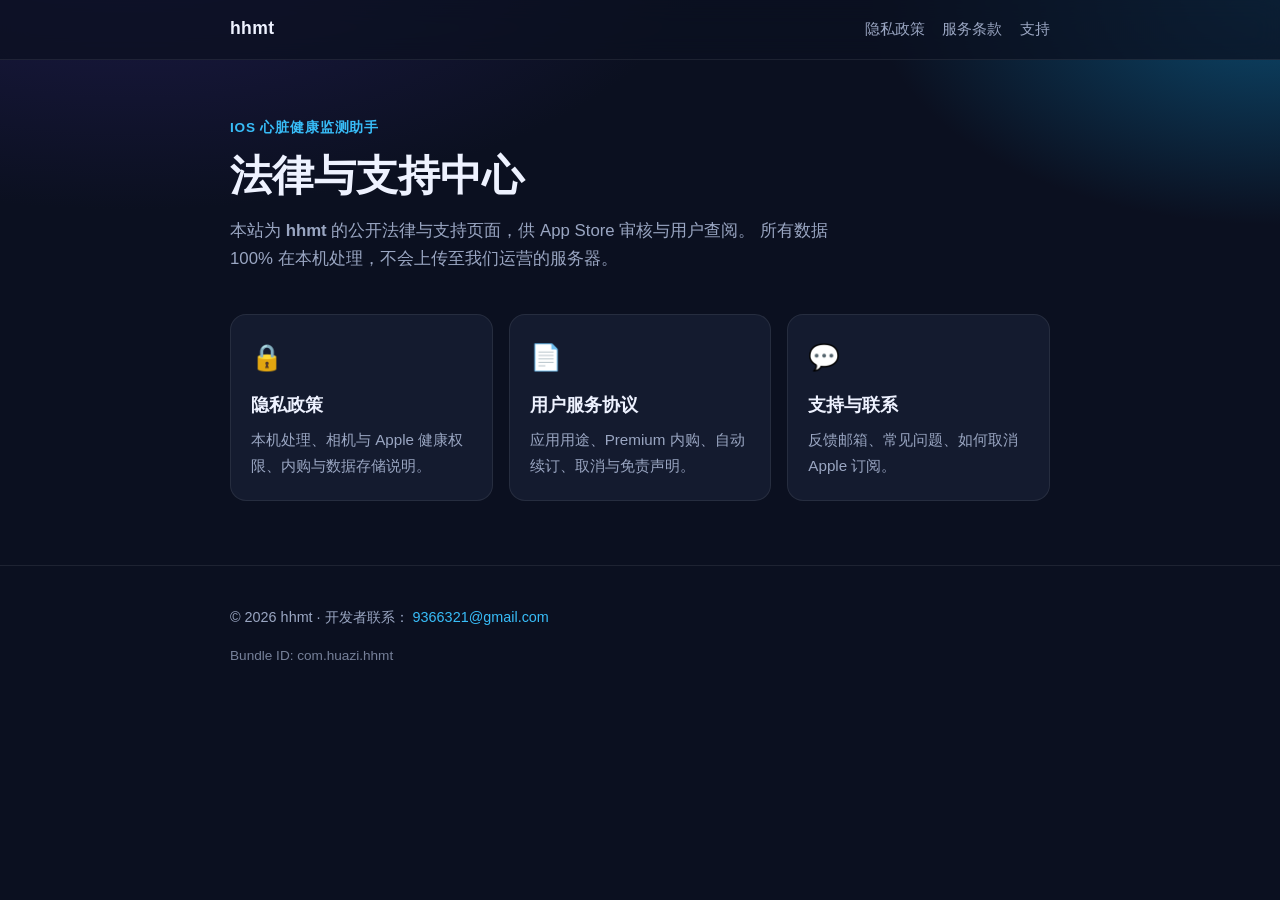
<file: index.html>
<!DOCTYPE html>
<html lang="zh-Hans">
<head>
  <meta charset="utf-8" />
  <meta name="viewport" content="width=device-width, initial-scale=1" />
  <title>hhmt · 法律与支持</title>
  <meta name="description" content="hhmt 隐私政策、用户服务协议与支持信息" />
  <link rel="stylesheet" href="assets/styles.css" />
  <link rel="icon" href="data:image/svg+xml,<svg xmlns='http://www.w3.org/2000/svg' viewBox='0 0 100 100'><text y='.9em' font-size='90'>💓</text></svg>" />
</head>
<body>
  <header class="site-header">
    <div class="wrap">
      <a class="brand" href="index.html">hhmt</a>
      <nav>
        <a href="privacy/">隐私政策</a>
        <a href="terms/">服务条款</a>
        <a href="support/">支持</a>
      </nav>
    </div>
  </header>

  <main class="wrap hero">
    <p class="eyebrow">iOS 心脏健康监测助手</p>
    <h1>法律与支持中心</h1>
    <p class="lead">
      本站为 <strong>hhmt</strong> 的公开法律与支持页面，供 App Store 审核与用户查阅。
      所有数据 100% 在本机处理，不会上传至我们运营的服务器。
    </p>
    <div class="card-grid">
      <a class="card" href="privacy/">
        <span class="card-icon">🔒</span>
        <h2>隐私政策</h2>
        <p>本机处理、相机与 Apple 健康权限、内购与数据存储说明。</p>
      </a>
      <a class="card" href="terms/">
        <span class="card-icon">📄</span>
        <h2>用户服务协议</h2>
        <p>应用用途、Premium 内购、自动续订、取消与免责声明。</p>
      </a>
      <a class="card" href="support/">
        <span class="card-icon">💬</span>
        <h2>支持与联系</h2>
        <p>反馈邮箱、常见问题、如何取消 Apple 订阅。</p>
      </a>
    </div>
  </main>

  <footer class="site-footer">
    <div class="wrap">
      <p>© <span id="y"></span> hhmt · 开发者联系：
        <a href="mailto:9366321@gmail.com">9366321@gmail.com</a>
      </p>
      <p class="muted">Bundle ID: com.huazi.hhmt</p>
    </div>
  </footer>
  <script>document.getElementById('y').textContent = new Date().getFullYear()</script>
</body>
</html>
</file>
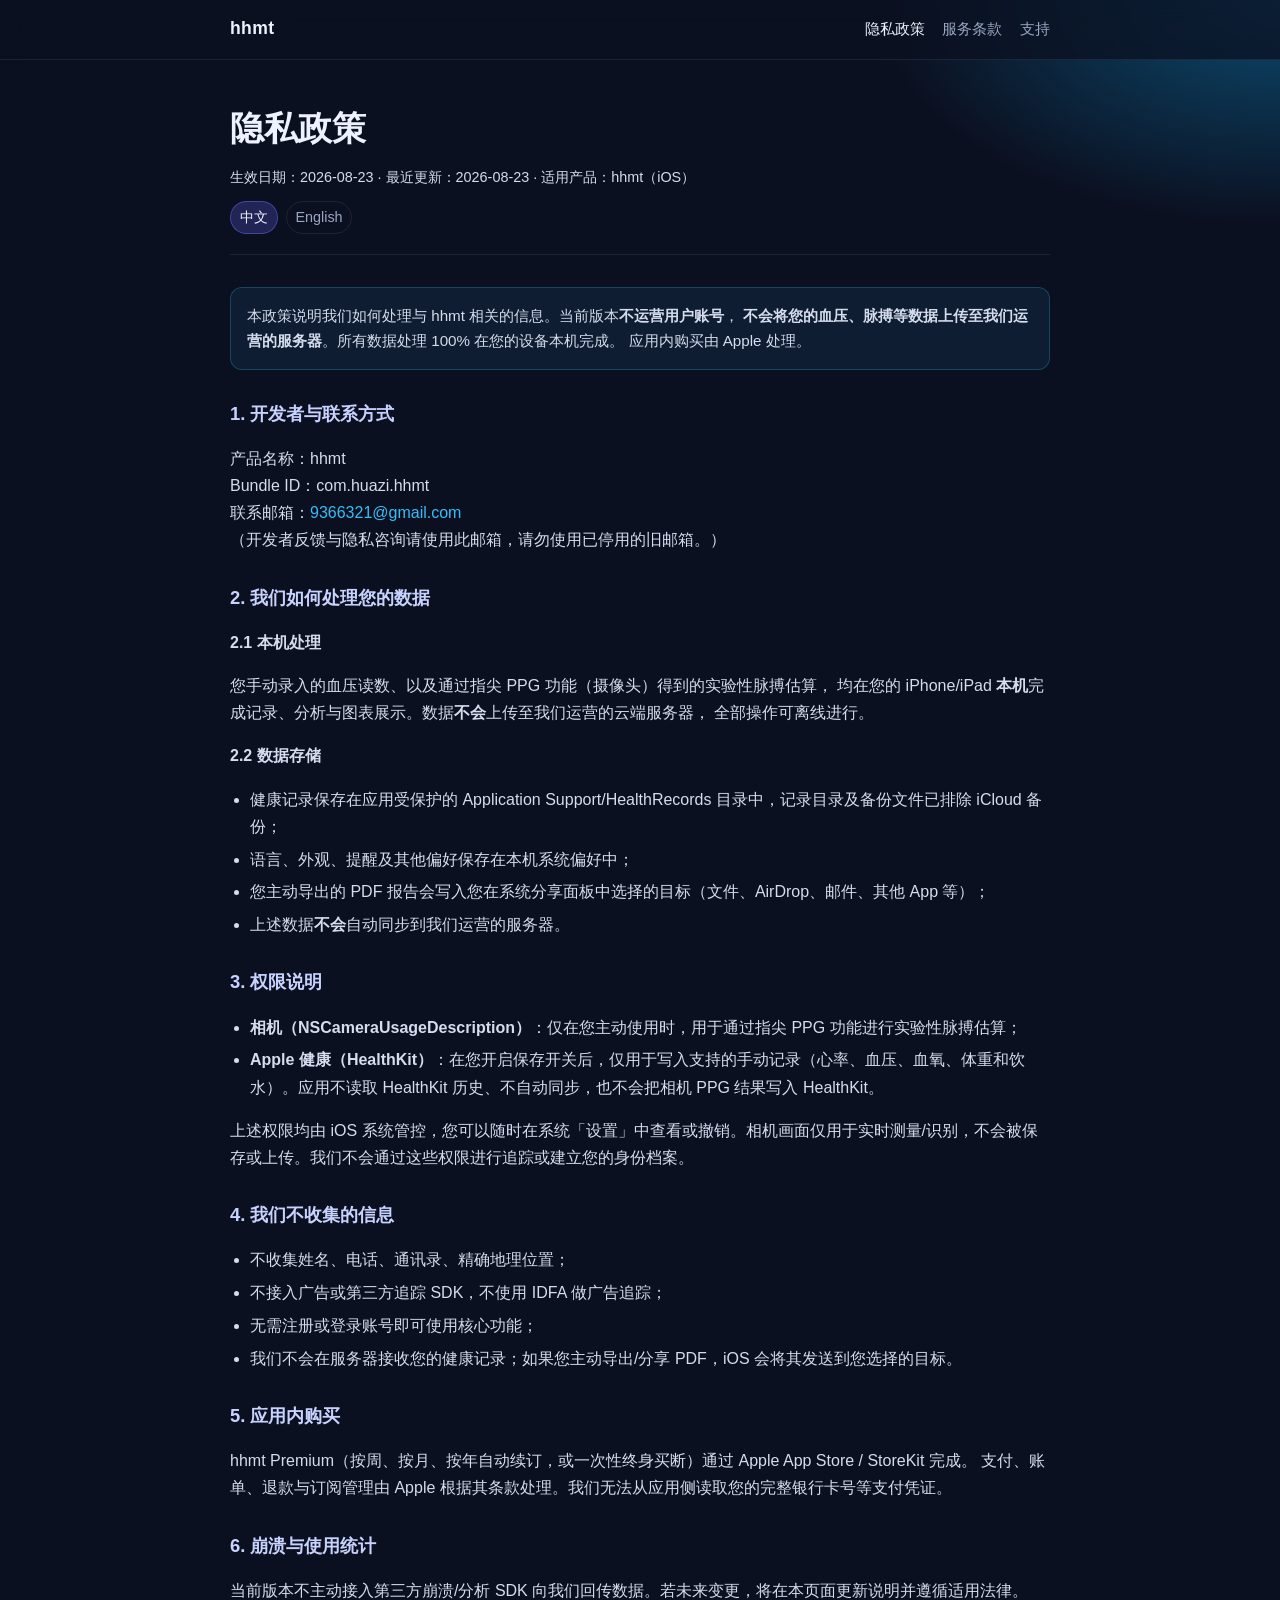
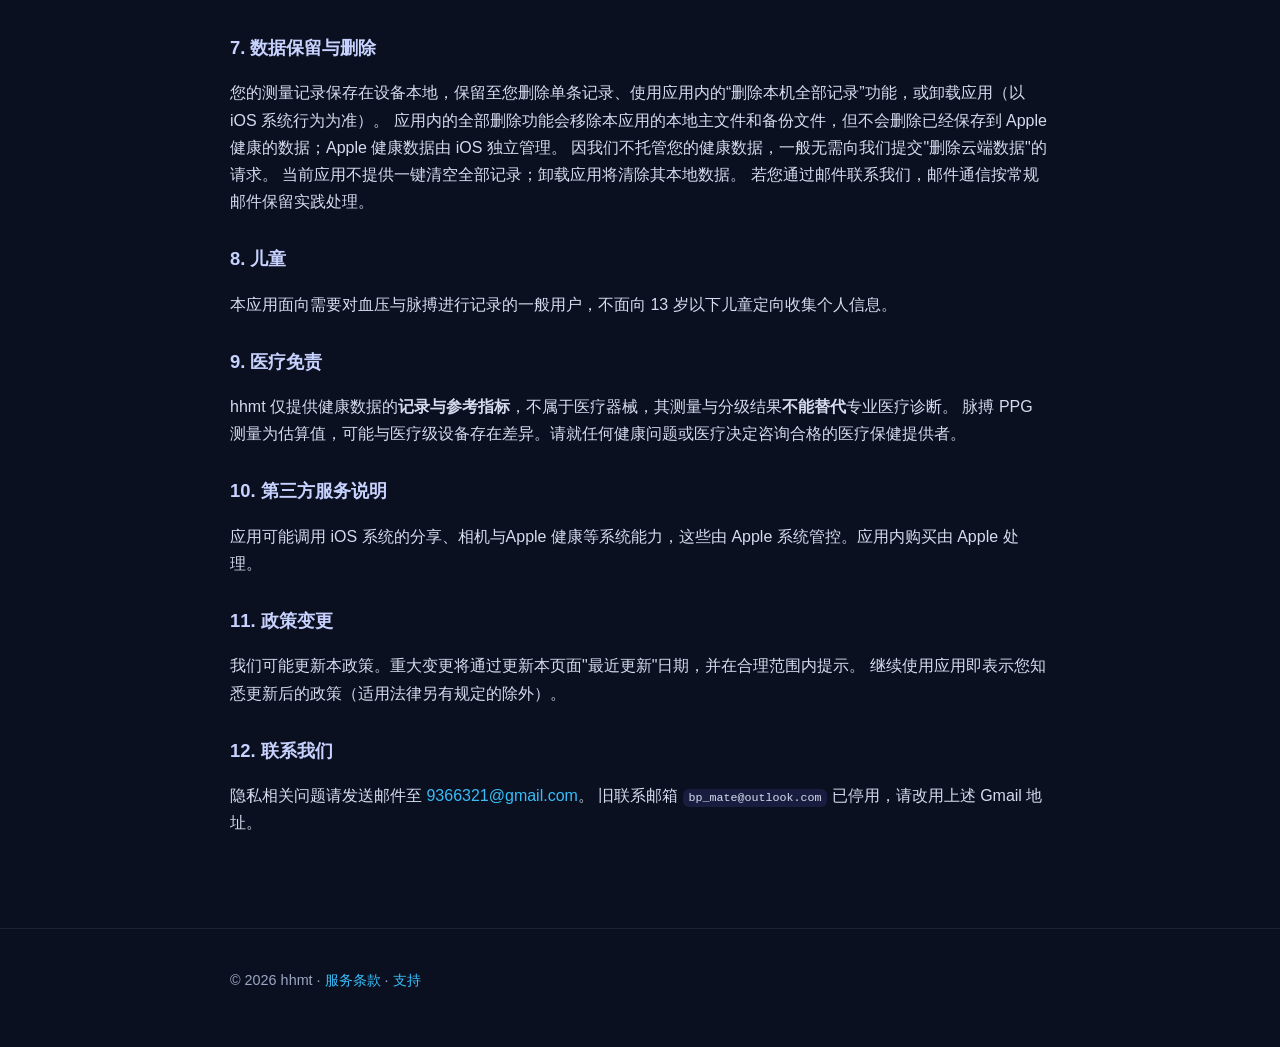
<file: privacy/index.html>
<!DOCTYPE html>
<html lang="zh-Hans">
<head>
  <meta charset="utf-8" />
  <meta name="viewport" content="width=device-width, initial-scale=1" />
  <title>隐私政策 · hhmt</title>
  <meta name="description" content="hhmt 隐私政策：本机数据处理、相机与 Apple 健康权限、内购与数据存储说明。" />
  <link rel="stylesheet" href="../assets/styles.css" />
</head>
<body>
  <header class="site-header">
    <div class="wrap">
      <a class="brand" href="../">hhmt</a>
      <nav>
        <a href="../privacy/" aria-current="page">隐私政策</a>
        <a href="../terms/">服务条款</a>
        <a href="../support/">支持</a>
      </nav>
    </div>
  </header>

  <main class="wrap doc">
    <header class="page-title">
      <h1>隐私政策</h1>
      <p class="meta">生效日期：2026-08-23 · 最近更新：2026-08-23 · 适用产品：hhmt（iOS）</p>
      <div class="lang-switch">
        <a class="active" href="./">中文</a>
        <a href="./en.html">English</a>
      </div>
    </header>

    <p class="note">
      本政策说明我们如何处理与 hhmt 相关的信息。当前版本<strong>不运营用户账号</strong>，
      <strong>不会将您的血压、脉搏等数据上传至我们运营的服务器</strong>。所有数据处理 100% 在您的设备本机完成。
      应用内购买由 Apple 处理。
    </p>

    <section>
      <h2>1. 开发者与联系方式</h2>
      <p>产品名称：hhmt<br />
      Bundle ID：com.huazi.hhmt<br />
      联系邮箱：<a href="mailto:9366321@gmail.com">9366321@gmail.com</a><br />
      （开发者反馈与隐私咨询请使用此邮箱，请勿使用已停用的旧邮箱。）</p>
    </section>

    <section>
      <h2>2. 我们如何处理您的数据</h2>
      <p><strong>2.1 本机处理</strong></p>
      <p>您手动录入的血压读数、以及通过指尖 PPG 功能（摄像头）得到的实验性脉搏估算，
        均在您的 iPhone/iPad <strong>本机</strong>完成记录、分析与图表展示。数据<strong>不会</strong>上传至我们运营的云端服务器，
        全部操作可离线进行。</p>
      <p><strong>2.2 数据存储</strong></p>
      <ul>
        <li>健康记录保存在应用受保护的 Application Support/HealthRecords 目录中，记录目录及备份文件已排除 iCloud 备份；</li>
        <li>语言、外观、提醒及其他偏好保存在本机系统偏好中；</li>
        <li>您主动导出的 PDF 报告会写入您在系统分享面板中选择的目标（文件、AirDrop、邮件、其他 App 等）；</li>
        <li>上述数据<strong>不会</strong>自动同步到我们运营的服务器。</li>
      </ul>
    </section>

    <section>
      <h2>3. 权限说明</h2>
      <ul>
        <li><strong>相机（NSCameraUsageDescription）</strong>：仅在您主动使用时，用于通过指尖 PPG 功能进行实验性脉搏估算；</li>
        <li><strong>Apple 健康（HealthKit）</strong>：在您开启保存开关后，仅用于写入支持的手动记录（心率、血压、血氧、体重和饮水）。应用不读取 HealthKit 历史、不自动同步，也不会把相机 PPG 结果写入 HealthKit。</li>
      </ul>
      <p>上述权限均由 iOS 系统管控，您可以随时在系统「设置」中查看或撤销。相机画面仅用于实时测量/识别，不会被保存或上传。我们不会通过这些权限进行追踪或建立您的身份档案。</p>
    </section>

    <section>
      <h2>4. 我们不收集的信息</h2>
      <ul>
        <li>不收集姓名、电话、通讯录、精确地理位置；</li>
        <li>不接入广告或第三方追踪 SDK，不使用 IDFA 做广告追踪；</li>
        <li>无需注册或登录账号即可使用核心功能；</li>
        <li>我们不会在服务器接收您的健康记录；如果您主动导出/分享 PDF，iOS 会将其发送到您选择的目标。</li>
      </ul>
    </section>

    <section>
      <h2>5. 应用内购买</h2>
      <p>hhmt Premium（按周、按月、按年自动续订，或一次性终身买断）通过 Apple App Store / StoreKit 完成。
        支付、账单、退款与订阅管理由 Apple 根据其条款处理。我们无法从应用侧读取您的完整银行卡号等支付凭证。</p>
    </section>

    <section>
      <h2>6. 崩溃与使用统计</h2>
      <p>当前版本不主动接入第三方崩溃/分析 SDK 向我们回传数据。若未来变更，将在本页面更新说明并遵循适用法律。</p>
    </section>

    <section>
      <h2>7. 数据保留与删除</h2>
      <p>您的测量记录保存在设备本地，保留至您删除单条记录、使用应用内的“删除本机全部记录”功能，或卸载应用（以 iOS 系统行为为准）。
        应用内的全部删除功能会移除本应用的本地主文件和备份文件，但不会删除已经保存到 Apple 健康的数据；Apple 健康数据由 iOS 独立管理。
        因我们不托管您的健康数据，一般无需向我们提交"删除云端数据"的请求。
        当前应用不提供一键清空全部记录；卸载应用将清除其本地数据。
        若您通过邮件联系我们，邮件通信按常规邮件保留实践处理。</p>
    </section>

    <section>
      <h2>8. 儿童</h2>
      <p>本应用面向需要对血压与脉搏进行记录的一般用户，不面向 13 岁以下儿童定向收集个人信息。</p>
    </section>

    <section>
      <h2>9. 医疗免责</h2>
      <p>hhmt 仅提供健康数据的<strong>记录与参考指标</strong>，不属于医疗器械，其测量与分级结果<strong>不能替代</strong>专业医疗诊断。
        脉搏 PPG 测量为估算值，可能与医疗级设备存在差异。请就任何健康问题或医疗决定咨询合格的医疗保健提供者。</p>
    </section>

    <section>
      <h2>10. 第三方服务说明</h2>
      <p>应用可能调用 iOS 系统的分享、相机与Apple 健康等系统能力，这些由 Apple 系统管控。应用内购买由 Apple 处理。</p>
    </section>

    <section>
      <h2>11. 政策变更</h2>
      <p>我们可能更新本政策。重大变更将通过更新本页面"最近更新"日期，并在合理范围内提示。
        继续使用应用即表示您知悉更新后的政策（适用法律另有规定的除外）。</p>
    </section>

    <section>
      <h2>12. 联系我们</h2>
      <p>隐私相关问题请发送邮件至
        <a href="mailto:9366321@gmail.com">9366321@gmail.com</a>。
        旧联系邮箱 <code>bp_mate@outlook.com</code> 已停用，请改用上述 Gmail 地址。</p>
    </section>
  </main>

  <footer class="site-footer">
    <div class="wrap">
      <p>© <span id="y"></span> hhmt ·
        <a href="../terms/">服务条款</a> ·
        <a href="../support/">支持</a>
      </p>
    </div>
  </footer>
  <script>document.getElementById('y').textContent = new Date().getFullYear()</script>
</body>
</html>
</file>
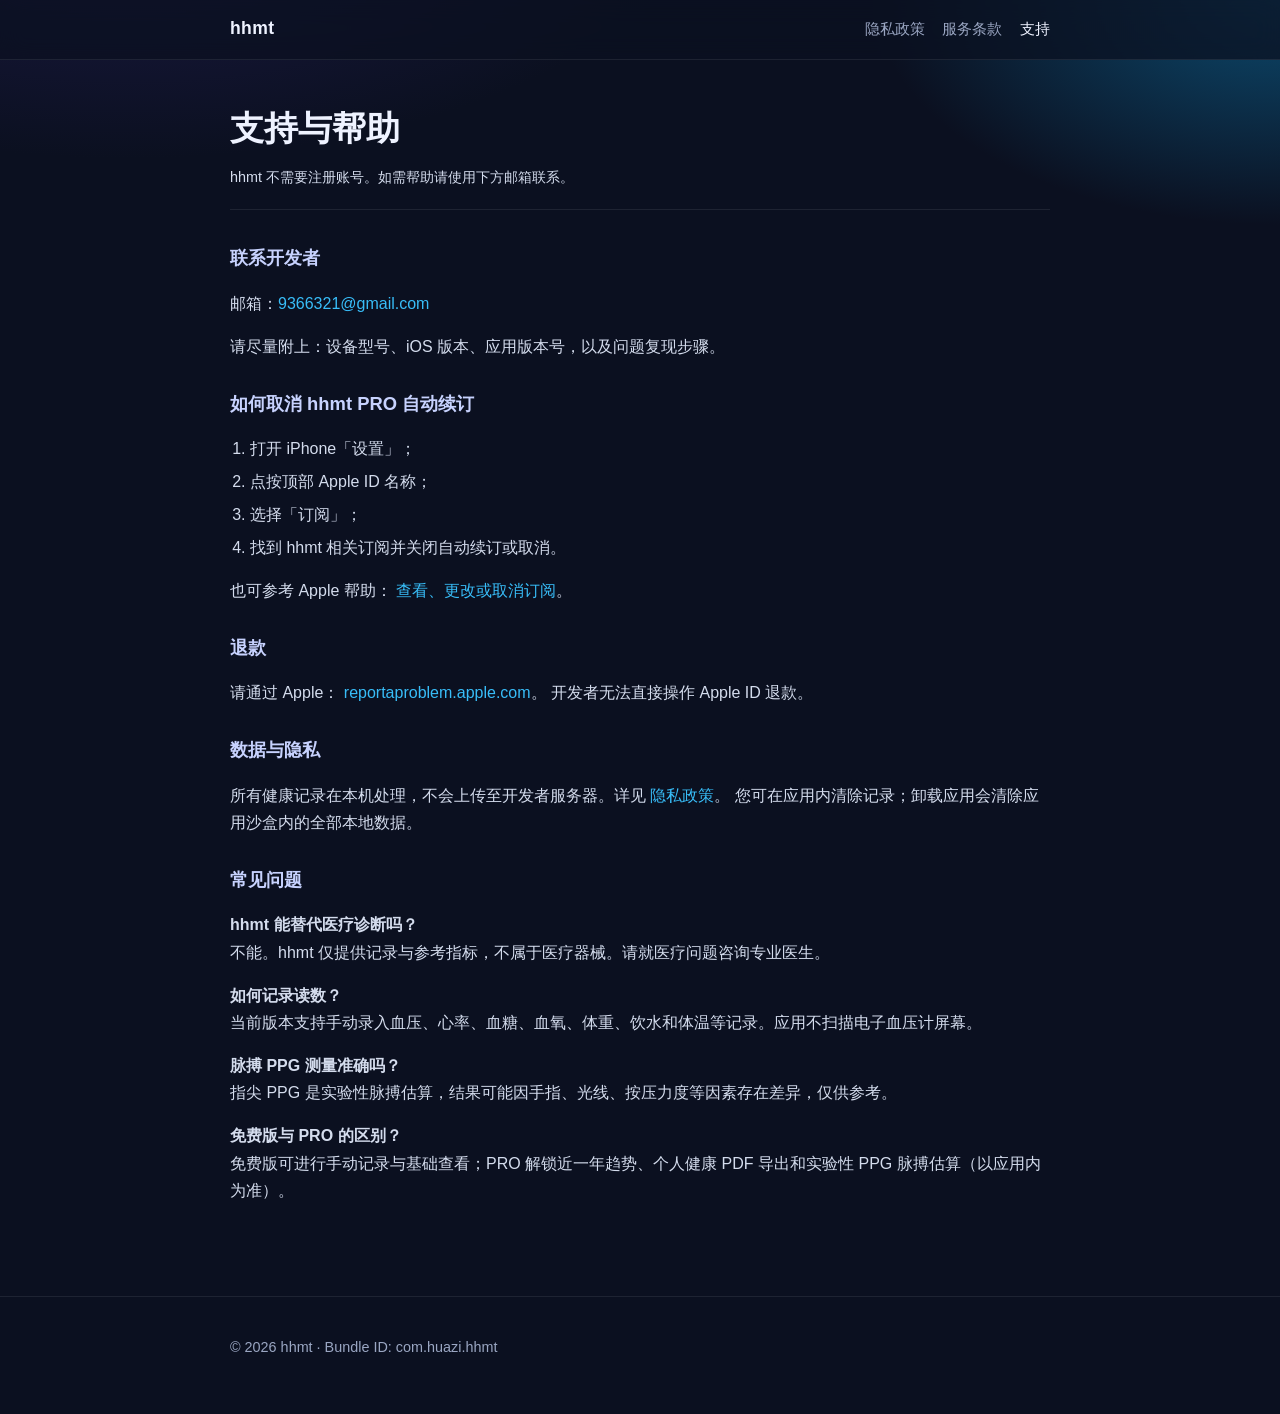
<file: support/index.html>
<!DOCTYPE html>
<html lang="zh-Hans">
<head>
  <meta charset="utf-8" />
  <meta name="viewport" content="width=device-width, initial-scale=1" />
  <title>支持 · hhmt</title>
  <meta name="description" content="hhmt 支持、联系邮箱与取消订阅说明。" />
  <link rel="stylesheet" href="../assets/styles.css" />
</head>
<body>
  <header class="site-header">
    <div class="wrap">
      <a class="brand" href="../">hhmt</a>
      <nav>
        <a href="../privacy/">隐私政策</a>
        <a href="../terms/">服务条款</a>
        <a href="../support/" aria-current="page">支持</a>
      </nav>
    </div>
  </header>

  <main class="wrap doc">
    <header class="page-title">
      <h1>支持与帮助</h1>
      <p class="meta">hhmt 不需要注册账号。如需帮助请使用下方邮箱联系。</p>
    </header>

    <section>
      <h2>联系开发者</h2>
      <p>邮箱：<a href="mailto:9366321@gmail.com?subject=hhmt%20Support">9366321@gmail.com</a></p>
      <p>请尽量附上：设备型号、iOS 版本、应用版本号，以及问题复现步骤。</p>
    </section>

    <section>
      <h2>如何取消 hhmt PRO 自动续订</h2>
      <ol>
        <li>打开 iPhone「设置」；</li>
        <li>点按顶部 Apple ID 名称；</li>
        <li>选择「订阅」；</li>
        <li>找到 hhmt 相关订阅并关闭自动续订或取消。</li>
      </ol>
      <p>也可参考 Apple 帮助：
        <a href="https://support.apple.com/HT202039" target="_blank" rel="noopener">查看、更改或取消订阅</a>。</p>
    </section>

    <section>
      <h2>退款</h2>
      <p>请通过 Apple：
        <a href="https://reportaproblem.apple.com" target="_blank" rel="noopener">reportaproblem.apple.com</a>。
        开发者无法直接操作 Apple ID 退款。</p>
    </section>

    <section>
      <h2>数据与隐私</h2>
      <p>所有健康记录在本机处理，不会上传至开发者服务器。详见
        <a href="../privacy/">隐私政策</a>。
        您可在应用内清除记录；卸载应用会清除应用沙盒内的全部本地数据。</p>
    </section>

    <section>
      <h2>常见问题</h2>
      <p><strong>hhmt 能替代医疗诊断吗？</strong><br />
        不能。hhmt 仅提供记录与参考指标，不属于医疗器械。请就医疗问题咨询专业医生。</p>
      <p><strong>如何记录读数？</strong><br />
        当前版本支持手动录入血压、心率、血糖、血氧、体重、饮水和体温等记录。应用不扫描电子血压计屏幕。</p>
      <p><strong>脉搏 PPG 测量准确吗？</strong><br />
        指尖 PPG 是实验性脉搏估算，结果可能因手指、光线、按压力度等因素存在差异，仅供参考。</p>
      <p><strong>免费版与 PRO 的区别？</strong><br />
        免费版可进行手动记录与基础查看；PRO 解锁近一年趋势、个人健康 PDF 导出和实验性 PPG 脉搏估算（以应用内为准）。</p>
    </section>
  </main>

  <footer class="site-footer">
    <div class="wrap">
      <p>© <span id="y"></span> hhmt · Bundle ID: com.huazi.hhmt</p>
    </div>
  </footer>
  <script>document.getElementById('y').textContent = new Date().getFullYear()</script>
</body>
</html>
</file>
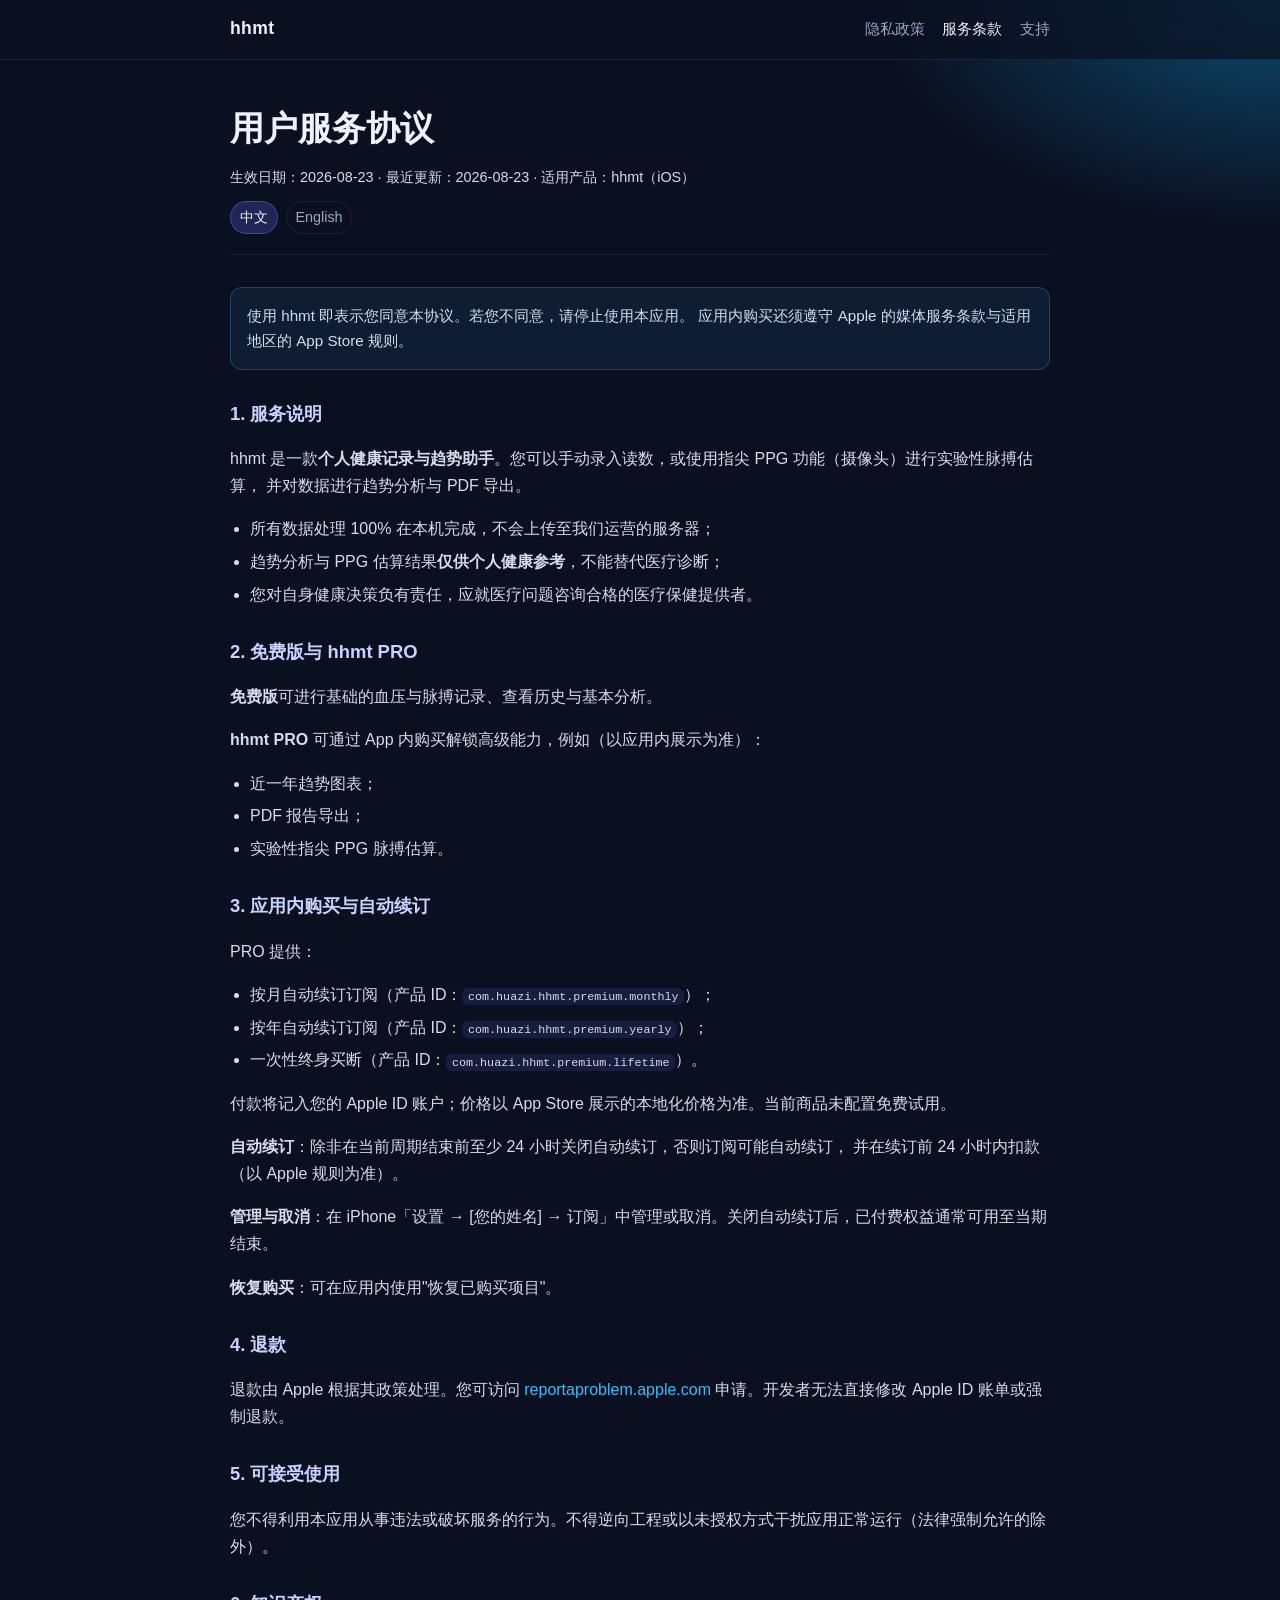
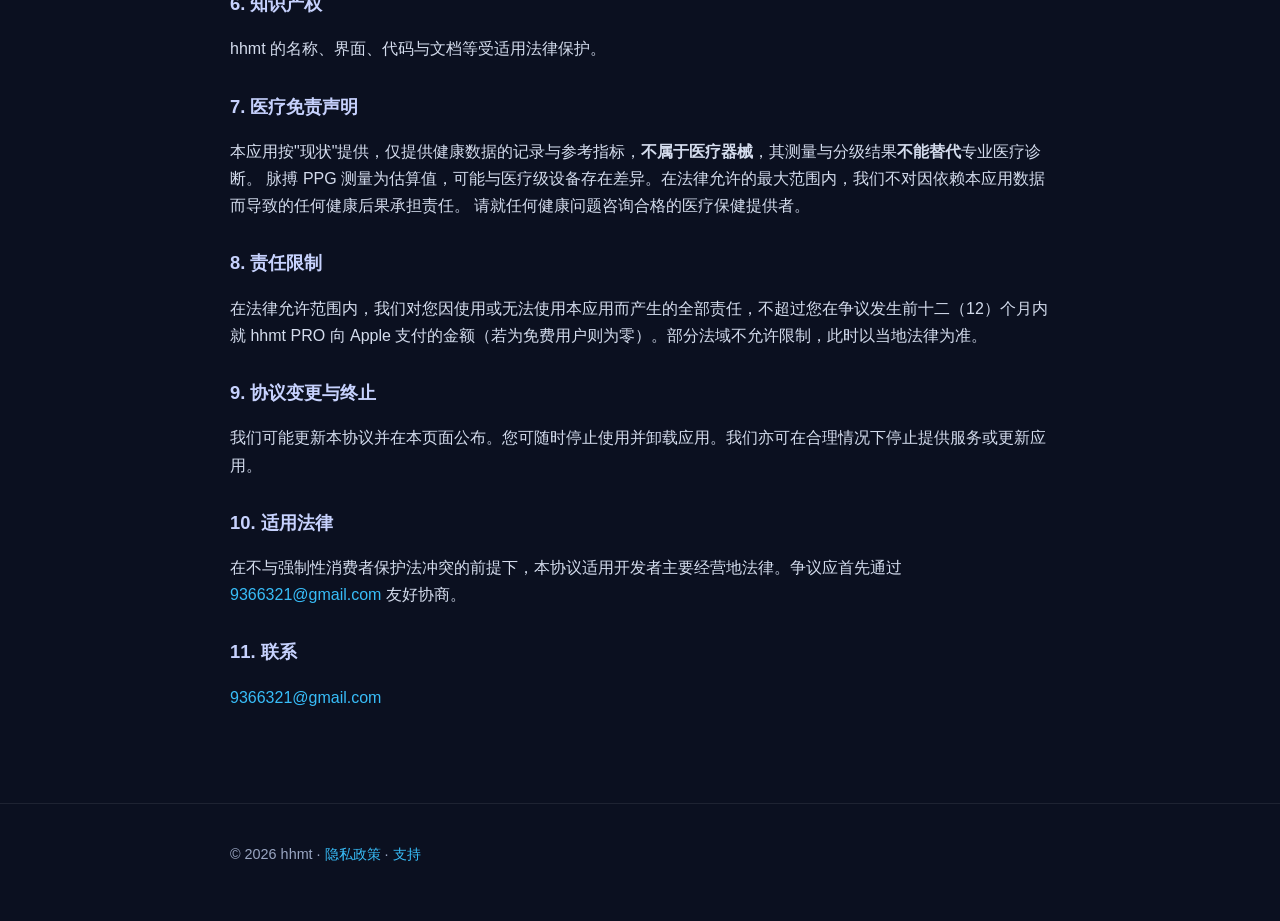
<file: terms/index.html>
<!DOCTYPE html>
<html lang="zh-Hans">
<head>
  <meta charset="utf-8" />
  <meta name="viewport" content="width=device-width, initial-scale=1" />
  <title>用户服务协议 · hhmt</title>
  <meta name="description" content="hhmt 用户服务协议与 Premium 内购条款。" />
  <link rel="stylesheet" href="../assets/styles.css" />
</head>
<body>
  <header class="site-header">
    <div class="wrap">
      <a class="brand" href="../">hhmt</a>
      <nav>
        <a href="../privacy/">隐私政策</a>
        <a href="../terms/" aria-current="page">服务条款</a>
        <a href="../support/">支持</a>
      </nav>
    </div>
  </header>

  <main class="wrap doc">
    <header class="page-title">
      <h1>用户服务协议</h1>
      <p class="meta">生效日期：2026-08-23 · 最近更新：2026-08-23 · 适用产品：hhmt（iOS）</p>
      <div class="lang-switch">
        <a class="active" href="./">中文</a>
        <a href="./en.html">English</a>
      </div>
    </header>

    <p class="note">
      使用 hhmt 即表示您同意本协议。若您不同意，请停止使用本应用。
      应用内购买还须遵守 Apple 的媒体服务条款与适用地区的 App Store 规则。
    </p>

    <section>
      <h2>1. 服务说明</h2>
      <p>hhmt 是一款<strong>个人健康记录与趋势助手</strong>。您可以手动录入读数，或使用指尖 PPG 功能（摄像头）进行实验性脉搏估算，
        并对数据进行趋势分析与 PDF 导出。</p>
      <ul>
        <li>所有数据处理 100% 在本机完成，不会上传至我们运营的服务器；</li>
        <li>趋势分析与 PPG 估算结果<strong>仅供个人健康参考</strong>，不能替代医疗诊断；</li>
        <li>您对自身健康决策负有责任，应就医疗问题咨询合格的医疗保健提供者。</li>
      </ul>
    </section>

    <section>
      <h2>2. 免费版与 hhmt PRO</h2>
      <p><strong>免费版</strong>可进行基础的血压与脉搏记录、查看历史与基本分析。</p>
      <p><strong>hhmt PRO</strong> 可通过 App 内购买解锁高级能力，例如（以应用内展示为准）：</p>
      <ul>
        <li>近一年趋势图表；</li>
        <li>PDF 报告导出；</li>
        <li>实验性指尖 PPG 脉搏估算。</li>
      </ul>
    </section>

    <section>
      <h2>3. 应用内购买与自动续订</h2>
      <p>PRO 提供：</p>
      <ul>
        <li>按月自动续订订阅（产品 ID：<code>com.huazi.hhmt.premium.monthly</code>）；</li>
        <li>按年自动续订订阅（产品 ID：<code>com.huazi.hhmt.premium.yearly</code>）；</li>
        <li>一次性终身买断（产品 ID：<code>com.huazi.hhmt.premium.lifetime</code>）。</li>
      </ul>
      <p>付款将记入您的 Apple ID 账户；价格以 App Store 展示的本地化价格为准。当前商品未配置免费试用。</p>
      <p><strong>自动续订</strong>：除非在当前周期结束前至少 24 小时关闭自动续订，否则订阅可能自动续订，
        并在续订前 24 小时内扣款（以 Apple 规则为准）。</p>
      <p><strong>管理与取消</strong>：在 iPhone「设置 → [您的姓名] → 订阅」中管理或取消。关闭自动续订后，已付费权益通常可用至当期结束。</p>
      <p><strong>恢复购买</strong>：可在应用内使用"恢复已购买项目"。</p>
    </section>

    <section>
      <h2>4. 退款</h2>
      <p>退款由 Apple 根据其政策处理。您可访问
        <a href="https://reportaproblem.apple.com" rel="noopener" target="_blank">reportaproblem.apple.com</a>
        申请。开发者无法直接修改 Apple ID 账单或强制退款。</p>
    </section>

    <section>
      <h2>5. 可接受使用</h2>
      <p>您不得利用本应用从事违法或破坏服务的行为。不得逆向工程或以未授权方式干扰应用正常运行（法律强制允许的除外）。</p>
    </section>

    <section>
      <h2>6. 知识产权</h2>
      <p>hhmt 的名称、界面、代码与文档等受适用法律保护。</p>
    </section>

    <section>
      <h2>7. 医疗免责声明</h2>
      <p>本应用按"现状"提供，仅提供健康数据的记录与参考指标，<strong>不属于医疗器械</strong>，其测量与分级结果<strong>不能替代</strong>专业医疗诊断。
        脉搏 PPG 测量为估算值，可能与医疗级设备存在差异。在法律允许的最大范围内，我们不对因依赖本应用数据而导致的任何健康后果承担责任。
        请就任何健康问题咨询合格的医疗保健提供者。</p>
    </section>

    <section>
      <h2>8. 责任限制</h2>
      <p>在法律允许范围内，我们对您因使用或无法使用本应用而产生的全部责任，不超过您在争议发生前十二（12）个月内
        就 hhmt PRO 向 Apple 支付的金额（若为免费用户则为零）。部分法域不允许限制，此时以当地法律为准。</p>
    </section>

    <section>
      <h2>9. 协议变更与终止</h2>
      <p>我们可能更新本协议并在本页面公布。您可随时停止使用并卸载应用。我们亦可在合理情况下停止提供服务或更新应用。</p>
    </section>

    <section>
      <h2>10. 适用法律</h2>
      <p>在不与强制性消费者保护法冲突的前提下，本协议适用开发者主要经营地法律。争议应首先通过
        <a href="mailto:9366321@gmail.com">9366321@gmail.com</a> 友好协商。</p>
    </section>

    <section>
      <h2>11. 联系</h2>
      <p><a href="mailto:9366321@gmail.com">9366321@gmail.com</a></p>
    </section>
  </main>

  <footer class="site-footer">
    <div class="wrap">
      <p>© <span id="y"></span> hhmt ·
        <a href="../privacy/">隐私政策</a> ·
        <a href="../support/">支持</a>
      </p>
    </div>
  </footer>
  <script>document.getElementById('y').textContent = new Date().getFullYear()</script>
</body>
</html>
</file>
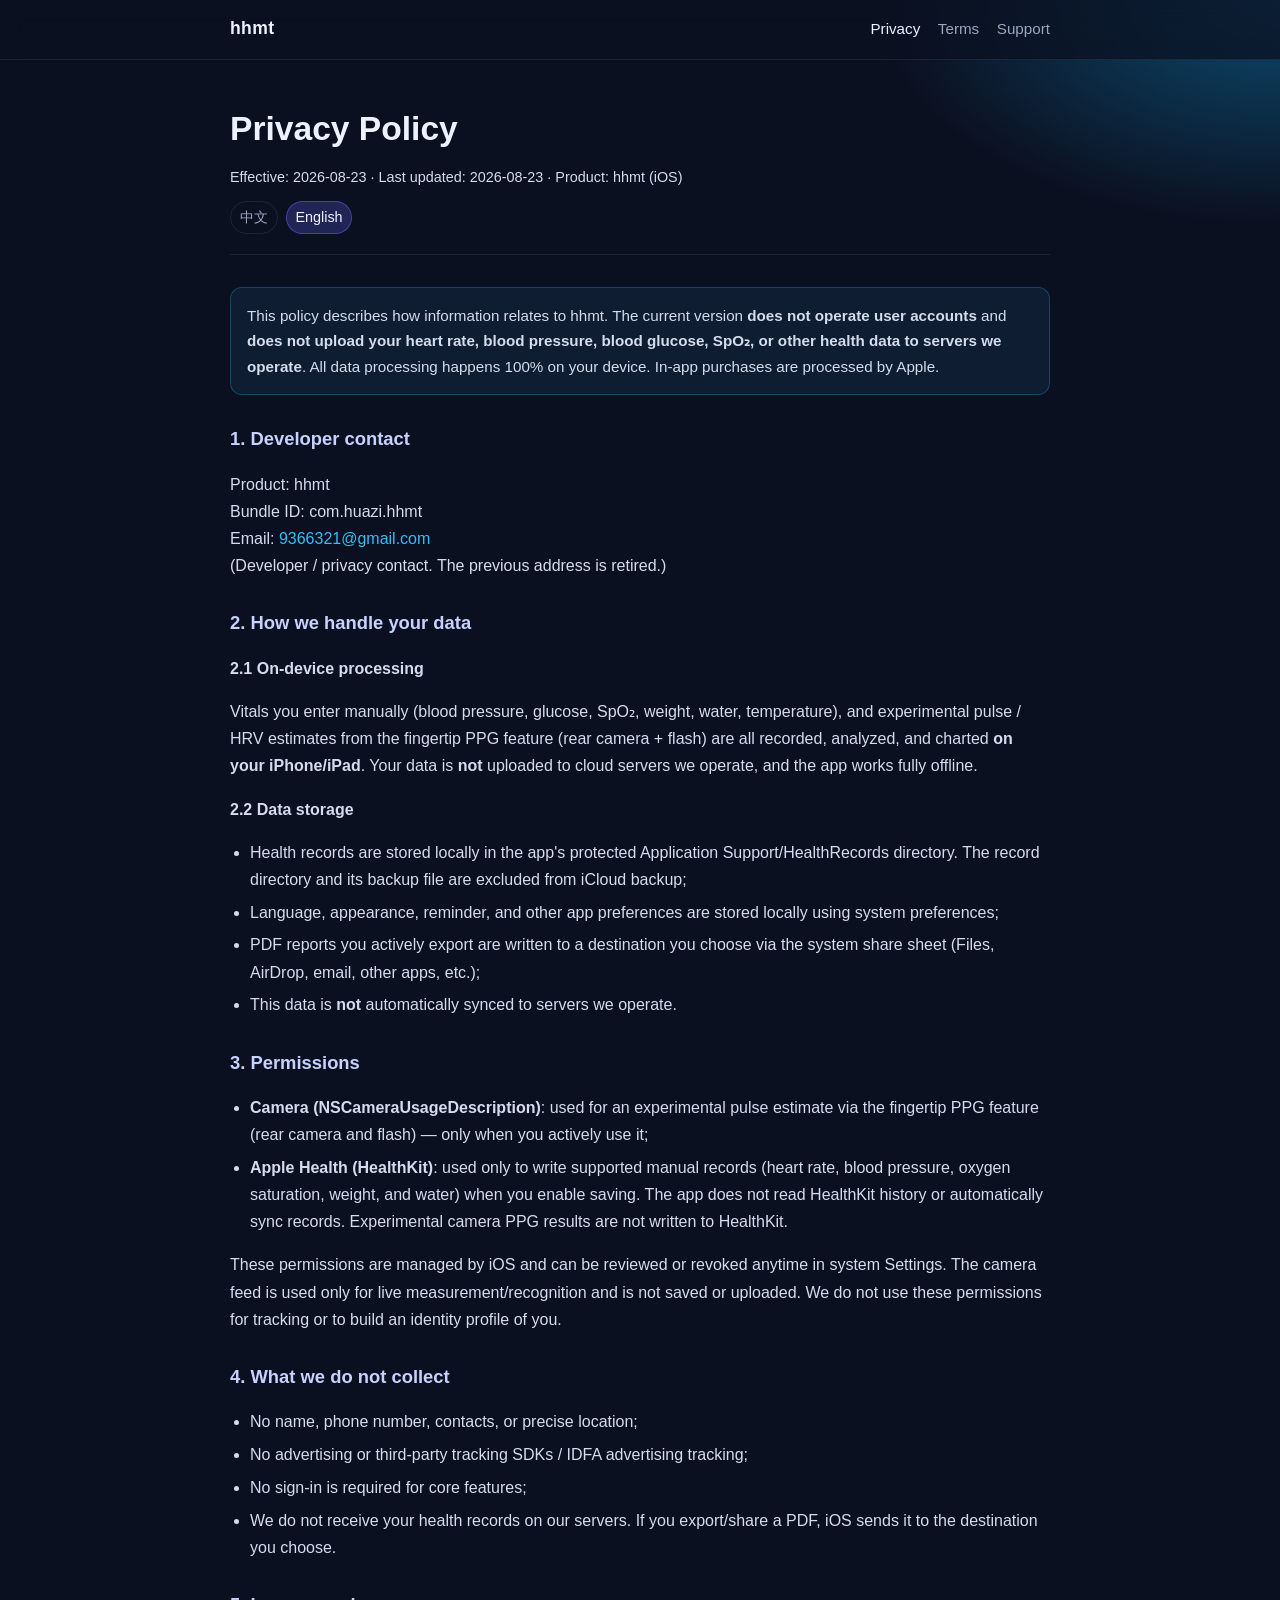
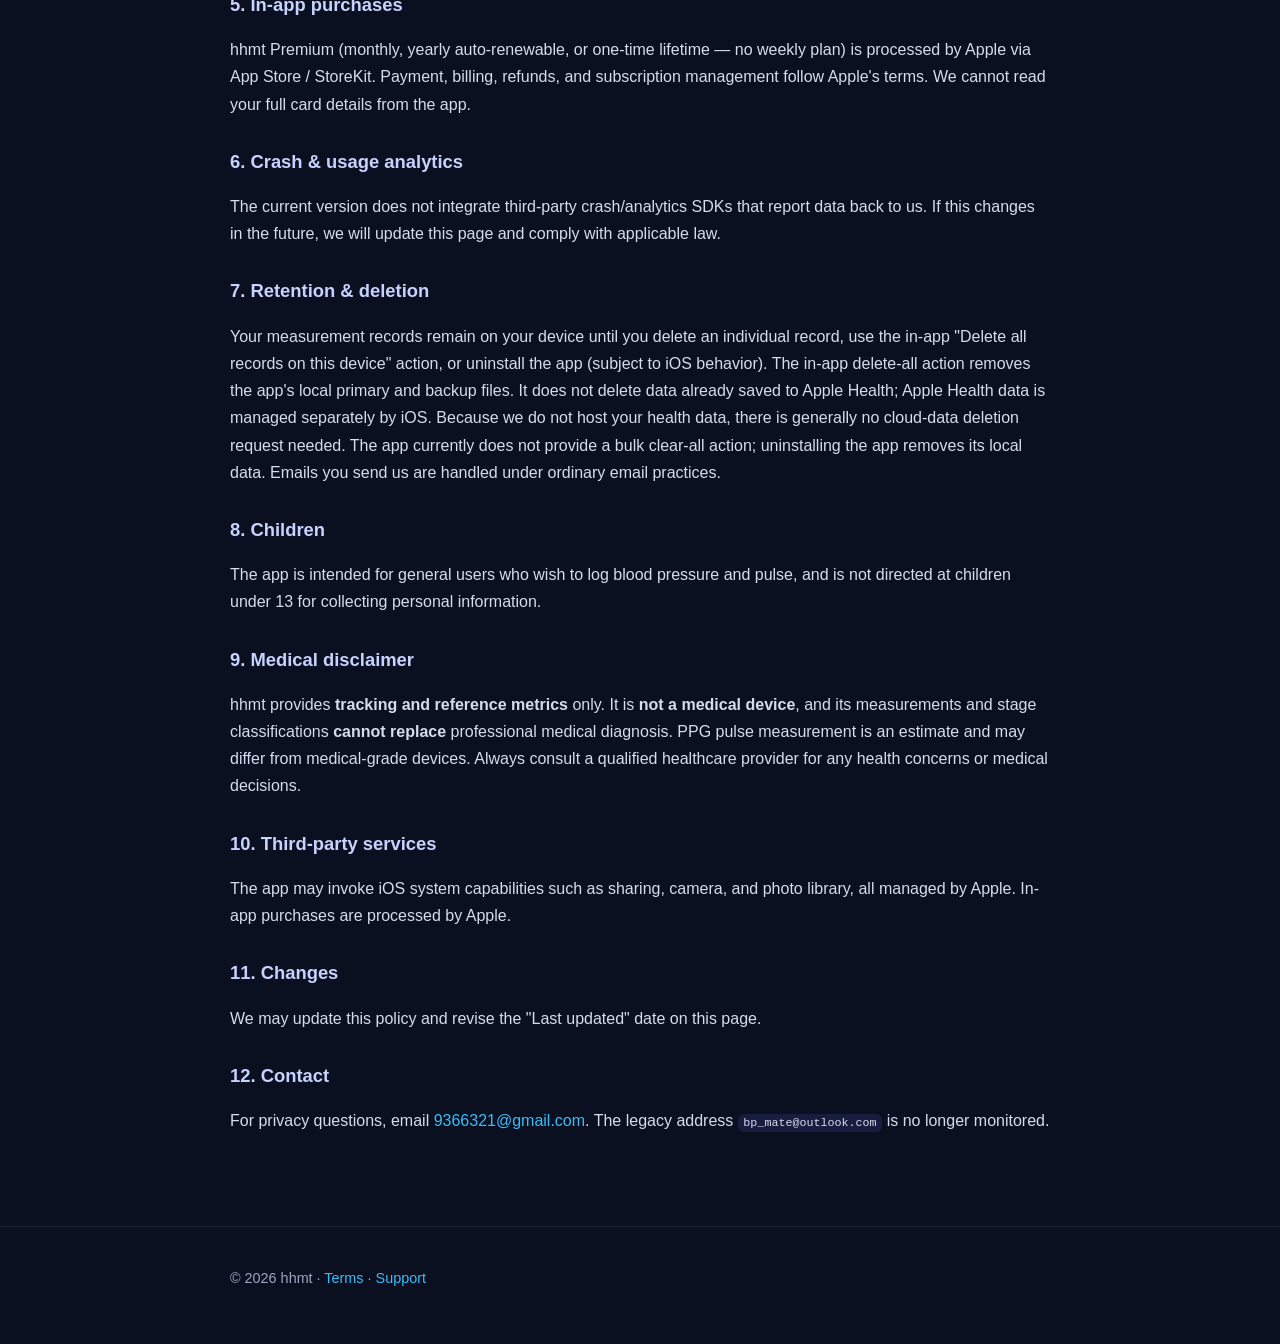
<file: privacy/en.html>
<!DOCTYPE html>
<html lang="en">
<head>
  <meta charset="utf-8" />
  <meta name="viewport" content="width=device-width, initial-scale=1" />
  <title>Privacy Policy · hhmt</title>
  <meta name="description" content="hhmt Privacy Policy: on-device health data processing, camera and Apple Health (HealthKit) permissions, in-app purchases." />
  <link rel="stylesheet" href="../assets/styles.css" />
</head>
<body>
  <header class="site-header">
    <div class="wrap">
      <a class="brand" href="../">hhmt</a>
      <nav>
        <a href="../privacy/" aria-current="page">Privacy</a>
        <a href="../terms/">Terms</a>
        <a href="../support/">Support</a>
      </nav>
    </div>
  </header>

  <main class="wrap doc">
    <header class="page-title">
      <h1>Privacy Policy</h1>
      <p class="meta">Effective: 2026-08-23 · Last updated: 2026-08-23 · Product: hhmt (iOS)</p>
      <div class="lang-switch">
        <a href="./">中文</a>
        <a class="active" href="./en.html">English</a>
      </div>
    </header>

    <p class="note">
      This policy describes how information relates to hhmt. The current version
      <strong>does not operate user accounts</strong> and
      <strong>does not upload your heart rate, blood pressure, blood glucose, SpO₂, or other health data to servers we operate</strong>.
      All data processing happens 100% on your device. In-app purchases are processed by Apple.
    </p>

    <section>
      <h2>1. Developer contact</h2>
      <p>Product: hhmt<br />
      Bundle ID: com.huazi.hhmt<br />
      Email: <a href="mailto:9366321@gmail.com">9366321@gmail.com</a><br />
      (Developer / privacy contact. The previous address is retired.)</p>
    </section>

    <section>
      <h2>2. How we handle your data</h2>
      <p><strong>2.1 On-device processing</strong></p>
      <p>Vitals you enter manually (blood pressure, glucose, SpO₂, weight, water, temperature),
        and experimental pulse / HRV estimates from the fingertip PPG feature (rear camera + flash) are all recorded, analyzed, and charted
        <strong>on your iPhone/iPad</strong>. Your data is <strong>not</strong> uploaded to cloud servers we operate,
        and the app works fully offline.</p>
      <p><strong>2.2 Data storage</strong></p>
      <ul>
        <li>Health records are stored locally in the app's protected Application Support/HealthRecords directory. The record directory and its backup file are excluded from iCloud backup;</li>
        <li>Language, appearance, reminder, and other app preferences are stored locally using system preferences;</li>
        <li>PDF reports you actively export are written to a destination you choose via the system share sheet (Files, AirDrop, email, other apps, etc.);</li>
        <li>This data is <strong>not</strong> automatically synced to servers we operate.</li>
      </ul>
    </section>

    <section>
      <h2>3. Permissions</h2>
      <ul>
        <li><strong>Camera (NSCameraUsageDescription)</strong>: used for an experimental pulse estimate via the fingertip PPG feature (rear camera and flash) — only when you actively use it;</li>
        <li><strong>Apple Health (HealthKit)</strong>: used only to write supported manual records (heart rate, blood pressure, oxygen saturation, weight, and water) when you enable saving. The app does not read HealthKit history or automatically sync records. Experimental camera PPG results are not written to HealthKit.</li>
      </ul>
      <p>These permissions are managed by iOS and can be reviewed or revoked anytime in system Settings.
        The camera feed is used only for live measurement/recognition and is not saved or uploaded.
        We do not use these permissions for tracking or to build an identity profile of you.</p>
    </section>

    <section>
      <h2>4. What we do not collect</h2>
      <ul>
        <li>No name, phone number, contacts, or precise location;</li>
        <li>No advertising or third-party tracking SDKs / IDFA advertising tracking;</li>
        <li>No sign-in is required for core features;</li>
        <li>We do not receive your health records on our servers. If you export/share a PDF, iOS sends it to the destination you choose.</li>
      </ul>
    </section>

    <section>
      <h2>5. In-app purchases</h2>
      <p>hhmt Premium (monthly, yearly auto-renewable, or one-time lifetime — no weekly plan) is processed by Apple via App Store / StoreKit.
        Payment, billing, refunds, and subscription management follow Apple's terms. We cannot read your full card details from the app.</p>
    </section>

    <section>
      <h2>6. Crash &amp; usage analytics</h2>
      <p>The current version does not integrate third-party crash/analytics SDKs that report data back to us.
        If this changes in the future, we will update this page and comply with applicable law.</p>
    </section>

    <section>
      <h2>7. Retention &amp; deletion</h2>
      <p>Your measurement records remain on your device until you delete an individual record, use the in-app "Delete all records on this device" action, or uninstall the app (subject to iOS behavior).
        The in-app delete-all action removes the app's local primary and backup files. It does not delete data already saved to Apple Health; Apple Health data is managed separately by iOS.
        Because we do not host your health data, there is generally no cloud-data deletion request needed.
        The app currently does not provide a bulk clear-all action; uninstalling the app removes its local data.
        Emails you send us are handled under ordinary email practices.</p>
    </section>

    <section>
      <h2>8. Children</h2>
      <p>The app is intended for general users who wish to log blood pressure and pulse, and is not directed at children under 13 for collecting personal information.</p>
    </section>

    <section>
      <h2>9. Medical disclaimer</h2>
      <p>hhmt provides <strong>tracking and reference metrics</strong> only. It is <strong>not a medical device</strong>, and its measurements
        and stage classifications <strong>cannot replace</strong> professional medical diagnosis. PPG pulse measurement is an estimate and may differ
        from medical-grade devices. Always consult a qualified healthcare provider for any health concerns or medical decisions.</p>
    </section>

    <section>
      <h2>10. Third-party services</h2>
      <p>The app may invoke iOS system capabilities such as sharing, camera, and photo library, all managed by Apple. In-app purchases are processed by Apple.</p>
    </section>

    <section>
      <h2>11. Changes</h2>
      <p>We may update this policy and revise the "Last updated" date on this page.</p>
    </section>

    <section>
      <h2>12. Contact</h2>
      <p>For privacy questions, email
        <a href="mailto:9366321@gmail.com">9366321@gmail.com</a>.
        The legacy address <code>bp_mate@outlook.com</code> is no longer monitored.</p>
    </section>
  </main>

  <footer class="site-footer">
    <div class="wrap">
      <p>© <span id="y"></span> hhmt ·
        <a href="../terms/en.html">Terms</a> ·
        <a href="../support/">Support</a>
      </p>
    </div>
  </footer>
  <script>document.getElementById('y').textContent = new Date().getFullYear()</script>
</body>
</html>
</file>
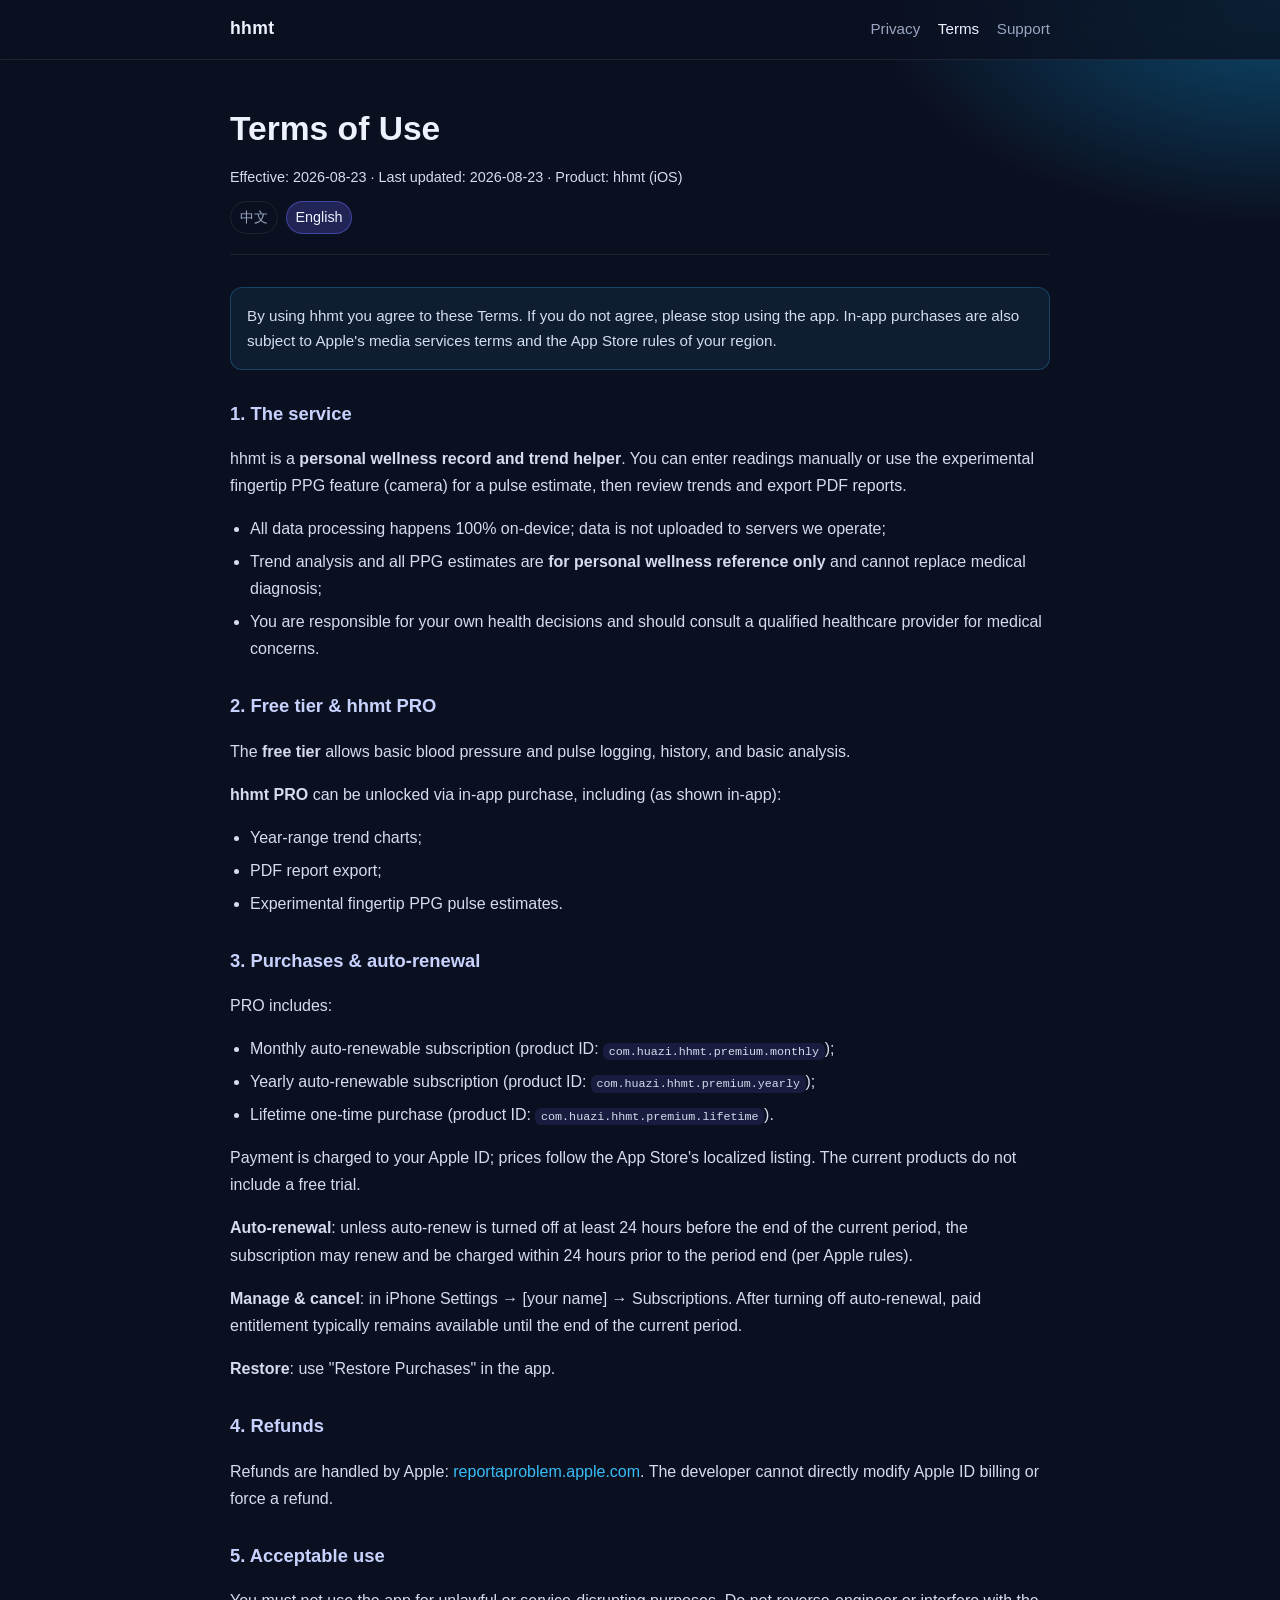
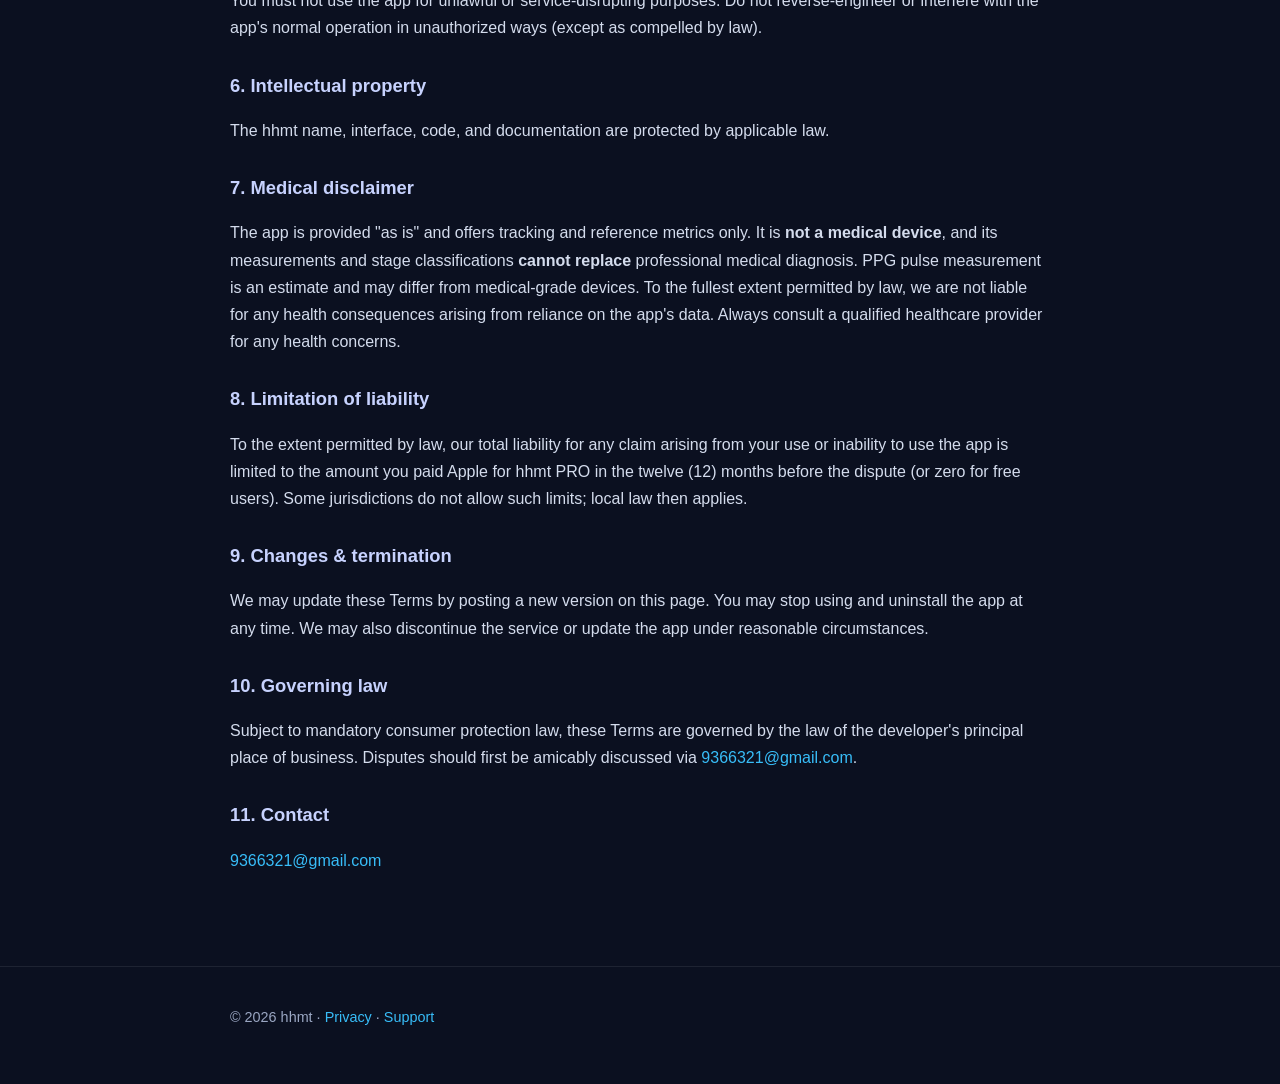
<file: terms/en.html>
<!DOCTYPE html>
<html lang="en">
<head>
  <meta charset="utf-8" />
  <meta name="viewport" content="width=device-width, initial-scale=1" />
  <title>Terms of Use · hhmt</title>
  <meta name="description" content="hhmt Terms of Use and PRO in-app purchase terms." />
  <link rel="stylesheet" href="../assets/styles.css" />
</head>
<body>
  <header class="site-header">
    <div class="wrap">
      <a class="brand" href="../">hhmt</a>
      <nav>
        <a href="../privacy/en.html">Privacy</a>
        <a href="../terms/" aria-current="page">Terms</a>
        <a href="../support/">Support</a>
      </nav>
    </div>
  </header>

  <main class="wrap doc">
    <header class="page-title">
      <h1>Terms of Use</h1>
      <p class="meta">Effective: 2026-08-23 · Last updated: 2026-08-23 · Product: hhmt (iOS)</p>
      <div class="lang-switch">
        <a href="./">中文</a>
        <a class="active" href="./en.html">English</a>
      </div>
    </header>

    <p class="note">
      By using hhmt you agree to these Terms. If you do not agree, please stop using the app.
      In-app purchases are also subject to Apple's media services terms and the App Store rules of your region.
    </p>

    <section>
      <h2>1. The service</h2>
      <p>hhmt is a <strong>personal wellness record and trend helper</strong>. You can enter readings manually or use the experimental fingertip PPG feature
        (camera) for a pulse estimate, then review trends
        and export PDF reports.</p>
      <ul>
        <li>All data processing happens 100% on-device; data is not uploaded to servers we operate;</li>
        <li>Trend analysis and all PPG estimates are <strong>for personal wellness reference only</strong> and cannot replace medical diagnosis;</li>
        <li>You are responsible for your own health decisions and should consult a qualified healthcare provider for medical concerns.</li>
      </ul>
    </section>

    <section>
      <h2>2. Free tier &amp; hhmt PRO</h2>
      <p>The <strong>free tier</strong> allows basic blood pressure and pulse logging, history, and basic analysis.</p>
      <p><strong>hhmt PRO</strong> can be unlocked via in-app purchase, including (as shown in-app):</p>
      <ul>
        <li>Year-range trend charts;</li>
        <li>PDF report export;</li>
        <li>Experimental fingertip PPG pulse estimates.</li>
      </ul>
    </section>

    <section>
      <h2>3. Purchases &amp; auto-renewal</h2>
      <p>PRO includes:</p>
      <ul>
        <li>Monthly auto-renewable subscription (product ID: <code>com.huazi.hhmt.premium.monthly</code>);</li>
        <li>Yearly auto-renewable subscription (product ID: <code>com.huazi.hhmt.premium.yearly</code>);</li>
        <li>Lifetime one-time purchase (product ID: <code>com.huazi.hhmt.premium.lifetime</code>).</li>
      </ul>
      <p>Payment is charged to your Apple ID; prices follow the App Store's localized listing. The current products do not include a free trial.</p>
      <p><strong>Auto-renewal</strong>: unless auto-renew is turned off at least 24 hours before the end of the current period,
        the subscription may renew and be charged within 24 hours prior to the period end (per Apple rules).</p>
      <p><strong>Manage &amp; cancel</strong>: in iPhone Settings → [your name] → Subscriptions. After turning off auto-renewal,
        paid entitlement typically remains available until the end of the current period.</p>
      <p><strong>Restore</strong>: use "Restore Purchases" in the app.</p>
    </section>

    <section>
      <h2>4. Refunds</h2>
      <p>Refunds are handled by Apple: <a href="https://reportaproblem.apple.com" target="_blank" rel="noopener">reportaproblem.apple.com</a>.
        The developer cannot directly modify Apple ID billing or force a refund.</p>
    </section>

    <section>
      <h2>5. Acceptable use</h2>
      <p>You must not use the app for unlawful or service-disrupting purposes. Do not reverse-engineer or interfere with the app's normal operation
        in unauthorized ways (except as compelled by law).</p>
    </section>

    <section>
      <h2>6. Intellectual property</h2>
      <p>The hhmt name, interface, code, and documentation are protected by applicable law.</p>
    </section>

    <section>
      <h2>7. Medical disclaimer</h2>
      <p>The app is provided "as is" and offers tracking and reference metrics only. It is <strong>not a medical device</strong>, and its measurements
        and stage classifications <strong>cannot replace</strong> professional medical diagnosis. PPG pulse measurement is an estimate and may differ
        from medical-grade devices. To the fullest extent permitted by law, we are not liable for any health consequences arising from reliance on
        the app's data. Always consult a qualified healthcare provider for any health concerns.</p>
    </section>

    <section>
      <h2>8. Limitation of liability</h2>
      <p>To the extent permitted by law, our total liability for any claim arising from your use or inability to use the app
        is limited to the amount you paid Apple for hhmt PRO in the twelve (12) months before the dispute
        (or zero for free users). Some jurisdictions do not allow such limits; local law then applies.</p>
    </section>

    <section>
      <h2>9. Changes &amp; termination</h2>
      <p>We may update these Terms by posting a new version on this page. You may stop using and uninstall the app at any time.
        We may also discontinue the service or update the app under reasonable circumstances.</p>
    </section>

    <section>
      <h2>10. Governing law</h2>
      <p>Subject to mandatory consumer protection law, these Terms are governed by the law of the developer's principal place
        of business. Disputes should first be amicably discussed via
        <a href="mailto:9366321@gmail.com">9366321@gmail.com</a>.</p>
    </section>

    <section>
      <h2>11. Contact</h2>
      <p><a href="mailto:9366321@gmail.com">9366321@gmail.com</a></p>
    </section>
  </main>

  <footer class="site-footer">
    <div class="wrap">
      <p>© <span id="y"></span> hhmt ·
        <a href="../privacy/en.html">Privacy</a> ·
        <a href="../support/">Support</a>
      </p>
    </div>
  </footer>
  <script>document.getElementById('y').textContent = new Date().getFullYear()</script>
</body>
</html>
</file>
<file: assets/styles.css>
:root {
  --bg: #0b1020;
  --bg-card: #141b2f;
  --text: #eef2ff;
  --muted: #9aa6c2;
  --accent: #6366f1;
  --accent-2: #38bdf8;
  --border: rgba(255, 255, 255, 0.08);
  --radius: 16px;
  --max: 820px;
  font-family: -apple-system, BlinkMacSystemFont, "Segoe UI", "PingFang SC",
    "Hiragino Sans GB", "Microsoft YaHei", sans-serif;
}

* { box-sizing: border-box; }
html { scroll-behavior: smooth; }
body {
  margin: 0;
  background: radial-gradient(1200px 600px at 10% -10%, #1e1b4b 0%, transparent 50%),
    radial-gradient(900px 500px at 100% 0%, #0c4a6e 0%, transparent 45%),
    var(--bg);
  color: var(--text);
  line-height: 1.7;
  min-height: 100vh;
}

a { color: var(--accent-2); text-decoration: none; }
a:hover { text-decoration: underline; }

.wrap {
  width: min(var(--max), calc(100% - 2rem));
  margin: 0 auto;
}

.site-header {
  position: sticky;
  top: 0;
  z-index: 10;
  backdrop-filter: blur(12px);
  background: rgba(11, 16, 32, 0.75);
  border-bottom: 1px solid var(--border);
}
.site-header .wrap {
  display: flex;
  align-items: center;
  justify-content: space-between;
  padding: 0.9rem 0;
  gap: 1rem;
}
.brand {
  font-weight: 700;
  font-size: 1.1rem;
  color: var(--text);
  letter-spacing: 0.02em;
}
.site-header nav {
  display: flex;
  flex-wrap: wrap;
  gap: 0.85rem 1.1rem;
  font-size: 0.95rem;
}
.site-header nav a { color: var(--muted); }
.site-header nav a:hover,
.site-header nav a[aria-current="page"] {
  color: var(--text);
  text-decoration: none;
}

.hero { padding: 3.5rem 0 4rem; }
.eyebrow {
  color: var(--accent-2);
  font-size: 0.85rem;
  font-weight: 600;
  letter-spacing: 0.06em;
  text-transform: uppercase;
  margin: 0 0 0.75rem;
}
.hero h1 {
  font-size: clamp(1.8rem, 4vw, 2.6rem);
  line-height: 1.2;
  margin: 0 0 1rem;
}
.lead {
  color: var(--muted);
  font-size: 1.05rem;
  max-width: 40rem;
  margin: 0 0 2.5rem;
}

.card-grid {
  display: grid;
  gap: 1rem;
  grid-template-columns: repeat(auto-fit, minmax(220px, 1fr));
}
.card {
  display: block;
  background: var(--bg-card);
  border: 1px solid var(--border);
  border-radius: var(--radius);
  padding: 1.35rem 1.25rem;
  color: inherit;
  transition: border-color 0.15s ease, transform 0.15s ease;
}
.card:hover {
  border-color: rgba(99, 102, 241, 0.55);
  transform: translateY(-2px);
  text-decoration: none;
}
.card-icon { font-size: 1.6rem; }
.card h2 {
  font-size: 1.15rem;
  margin: 0.6rem 0 0.4rem;
}
.card p {
  margin: 0;
  color: var(--muted);
  font-size: 0.95rem;
}

.doc { padding: 2.5rem 0 4rem; }
.doc header.page-title {
  margin-bottom: 2rem;
  padding-bottom: 1.25rem;
  border-bottom: 1px solid var(--border);
}
.doc h1 {
  font-size: clamp(1.6rem, 3vw, 2.1rem);
  margin: 0 0 0.5rem;
}
.meta {
  color: var(--muted);
  font-size: 0.9rem;
  margin: 0;
}
.doc section {
  margin: 1.75rem 0;
}
.doc h2 {
  font-size: 1.15rem;
  margin: 0 0 0.55rem;
  color: #c7d2fe;
}
.doc p, .doc li {
  color: #d4dced;
}
.doc ul, .doc ol { padding-left: 1.25rem; }
.doc li { margin: 0.35rem 0; }
.doc code {
  background: rgba(99, 102, 241, 0.15);
  padding: 0.1rem 0.35rem;
  border-radius: 6px;
  font-size: 0.9em;
  word-break: break-all;
}
.note {
  background: rgba(56, 189, 248, 0.08);
  border: 1px solid rgba(56, 189, 248, 0.25);
  border-radius: 12px;
  padding: 0.9rem 1rem;
  color: var(--muted);
  font-size: 0.95rem;
}
.lang-switch {
  display: inline-flex;
  gap: 0.5rem;
  margin-top: 0.75rem;
  font-size: 0.9rem;
}
.lang-switch a {
  padding: 0.2rem 0.55rem;
  border-radius: 999px;
  border: 1px solid var(--border);
  color: var(--muted);
}
.lang-switch a.active {
  background: rgba(99, 102, 241, 0.25);
  color: var(--text);
  border-color: rgba(99, 102, 241, 0.5);
  text-decoration: none;
}

.site-footer {
  border-top: 1px solid var(--border);
  padding: 1.5rem 0 2.5rem;
  color: var(--muted);
  font-size: 0.9rem;
}
.site-footer .muted { opacity: 0.75; font-size: 0.85rem; }

@media (max-width: 560px) {
  .site-header .wrap { flex-direction: column; align-items: flex-start; }
}
</file>
